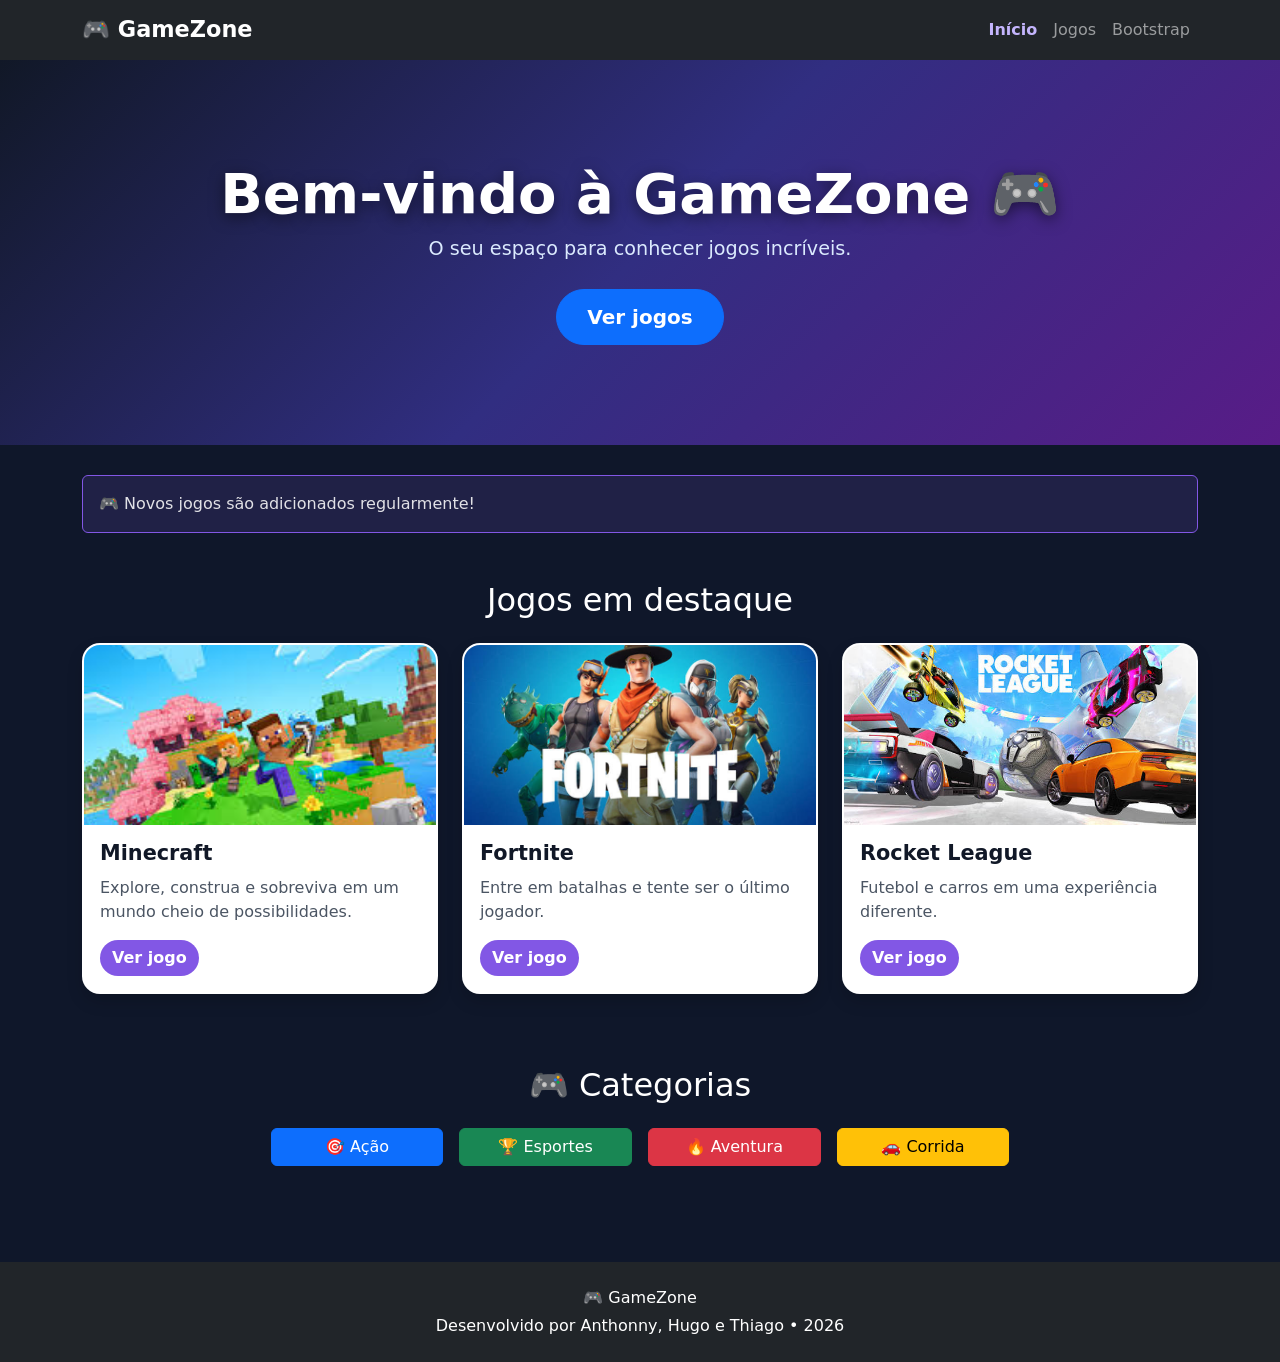
<file: index.html>
<!DOCTYPE html>
<html lang="pt-BR">

<head>
    <meta charset="UTF-8">

    <meta name="viewport" content="width=device-width, initial-scale=1.0">

    <title>GameZone</title>

    <!-- Bootstrap -->
    <link href="https://cdn.jsdelivr.net/npm/bootstrap@5.3.3/dist/css/bootstrap.min.css" rel="stylesheet">

    <!-- Nosso CSS -->
    <link rel="stylesheet" href="css/style.css">
</head>

<body>

    <!-- NAVBAR -->
    <nav class="navbar navbar-expand-lg navbar-dark bg-dark">
        <div class="container">

            <a class="navbar-brand fw-bold" href="index.html">
                🎮 GameZone
            </a>

            <button class="navbar-toggler" type="button"
                data-bs-toggle="collapse"
                data-bs-target="#menu">
                <span class="navbar-toggler-icon"></span>
            </button>

            <div class="collapse navbar-collapse" id="menu">

                <ul class="navbar-nav ms-auto">

                    <li class="nav-item">
                        <a class="nav-link active" href="index.html">
                            Início
                        </a>
                    </li>

                    <li class="nav-item">
                        <a class="nav-link" href="jogos.html">
                            Jogos
                        </a>
                    </li>

                    <li class="nav-item">
                        <a class="nav-link" href="bootstrap.html">
                            Bootstrap
                        </a>
                    </li>

                </ul>

            </div>
        </div>
    </nav>


    <!-- CONTEÚDO PRINCIPAL -->
    <main>

        <!-- HERO -->
        <section class="py-5 text-center">
            <div class="container">

                <h1 class="display-4 fw-bold">
                    Bem-vindo à GameZone 🎮
                </h1>

                <p class="lead">
                    O seu espaço para conhecer jogos incríveis.
                </p>

                <a href="jogos.html" class="btn btn-primary btn-lg">
                    Ver jogos
                </a>

            </div>
        </section>


        <!-- ALERT -->
<div class="container mb-4">

    <div class="alert alert-custom">
        🎮 Novos jogos são adicionados regularmente!
    </div>

</div>


        <!-- CARDS -->
        <section class="container py-4">

            <h2 class="text-center mb-4">
                Jogos em destaque
            </h2>

            <div class="row g-4">

                <!-- CARD 1 -->
                <div class="col-12 col-md-6 col-lg-4">
                    
                    <div class="card h-100 shadow">
                        
                        <img src="img/minecraft.jpg"
                             class="card-img-top"
                             alt="Minecraft">

                        <div class="card-body">

                            <h5 class="card-title">
                                Minecraft
                            </h5>

                            <p class="card-text">
                                Explore, construa e sobreviva
                                em um mundo cheio de possibilidades.
                            </p>

                            <a href="jogos.html" 
                               class="btn btn-roxo">
                                Ver jogo
                            </a>

                        </div>

                    </div>

                </div>


                <!-- CARD 2 -->
                <div class="col-12 col-md-6 col-lg-4">

                    <div class="card h-100 shadow">

                        <img src="img/fortnite.jpg"
                             class="card-img-top"
                             alt="Fortnite">

                        <div class="card-body">

                            <h5 class="card-title">
                                Fortnite
                            </h5>

                            <p class="card-text">
                                Entre em batalhas e tente
                                ser o último jogador.
                            </p>

                            <a href="jogos.html"
                               class="btn btn-roxo">
                                Ver jogo
                            </a>

                        </div>

                    </div>

                </div>


                <!-- CARD 3 -->
                <div class="col-12 col-md-6 col-lg-4">

                    <div class="card h-100 shadow">
                        
                         <img src="img/rocket-league.jpg"
                              class="card-img-top"
                              alt="Rocket League">

                        <div class="card-body">

                            <h5 class="card-title">
                                Rocket League
                            </h5>

                            <p class="card-text">
                                Futebol e carros em uma
                                experiência diferente.
                            </p>

                            <a href="jogos.html"
                               class="btn btn-roxo">
                                Ver jogo
                            </a>

                        </div>

                    </div>

                </div>

            </div>

        </section>
         <!-- CATEGORIAS -->

         <section class="container py-5">

    <h2 class="text-center mb-4">
        🎮 Categorias
    </h2>

    <div class="row g-3 justify-content-center">

        <div class="col-12 col-md-4 col-lg-2">
            <a href="jogos.html" class="btn btn-primary w-100">
                🎯 Ação
            </a>
        </div>

        <div class="col-12 col-md-4 col-lg-2">
            <a href="jogos.html" class="btn btn-success w-100">
                🏆 Esportes
            </a>
        </div>

        <div class="col-12 col-md-4 col-lg-2">
            <a href="jogos.html" class="btn btn-danger w-100">
                🔥 Aventura
            </a>
        </div>

        <div class="col-12 col-md-4 col-lg-2">
            <a href="jogos.html" class="btn btn-warning w-100">
                🚗 Corrida
            </a>
        </div>

    </div>

</section>

    </main>


    <!-- FOOTER -->
    <footer class="bg-dark text-white text-center py-4 mt-5">

        <div class="container">

            <p class="mb-1">
                🎮 GameZone
            </p>

            <p class="mb-0">
                Desenvolvido por Anthonny, Hugo e Thiago • 2026
            </p>

        </div>

    </footer>


    <!-- JavaScript do Bootstrap -->
    <script src="https://cdn.jsdelivr.net/npm/bootstrap@5.3.3/dist/js/bootstrap.bundle.min.js"></script>

</body>

</html>
</file>
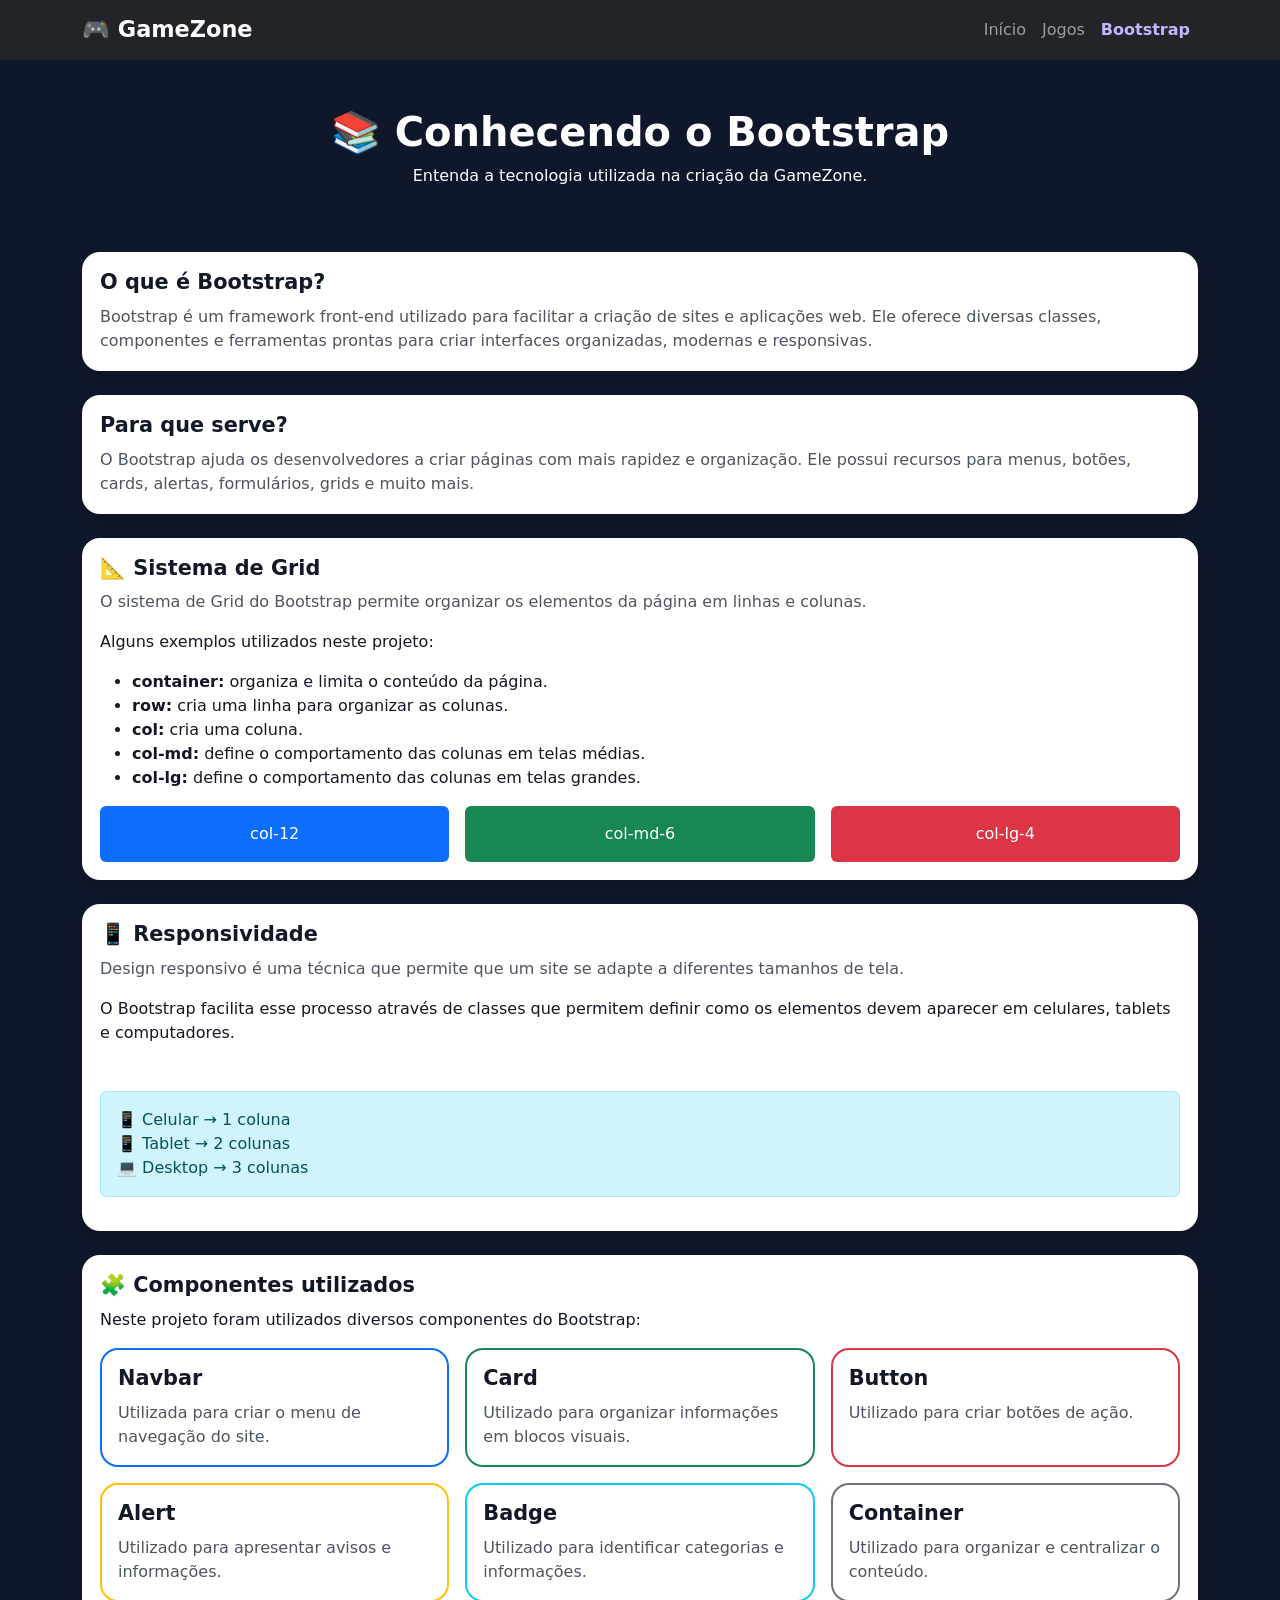
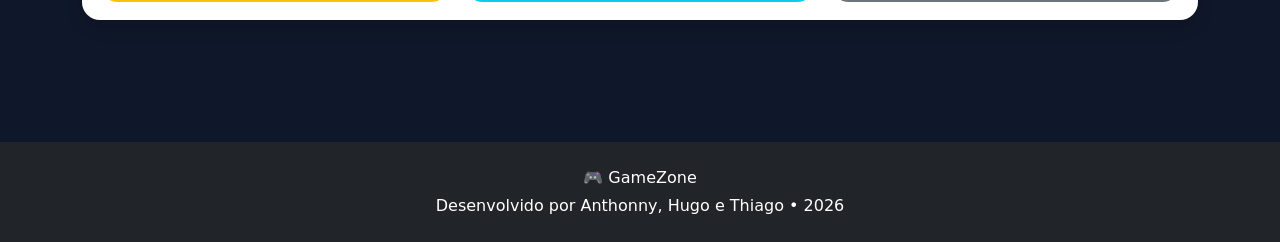
<file: bootstrap.html>
<!DOCTYPE html>
<html lang="pt-BR">

<head>

    <meta charset="UTF-8">

    <meta name="viewport" content="width=device-width, initial-scale=1.0">

    <title>GameZone - Bootstrap</title>

    <!-- Bootstrap -->
    <link href="https://cdn.jsdelivr.net/npm/bootstrap@5.3.3/dist/css/bootstrap.min.css" rel="stylesheet">

    <!-- CSS próprio -->
    <link rel="stylesheet" href="css/style.css">

</head>

<body>

    <!-- NAVBAR -->

    <nav class="navbar navbar-expand-lg navbar-dark bg-dark">

        <div class="container">

            <a class="navbar-brand fw-bold" href="index.html">
                🎮 GameZone
            </a>

            <button class="navbar-toggler"
                    type="button"
                    data-bs-toggle="collapse"
                    data-bs-target="#menu">

                <span class="navbar-toggler-icon"></span>

            </button>

            <div class="collapse navbar-collapse" id="menu">

                <ul class="navbar-nav ms-auto">

                    <li class="nav-item">
                        <a class="nav-link" href="index.html">
                            Início
                        </a>
                    </li>

                    <li class="nav-item">
                        <a class="nav-link" href="jogos.html">
                            Jogos
                        </a>
                    </li>

                    <li class="nav-item">
                        <a class="nav-link active" href="bootstrap.html">
                            Bootstrap
                        </a>
                    </li>

                </ul>

            </div>

        </div>

    </nav>


    <!-- TÍTULO -->

    <section class="py-5 text-center">

        <div class="container">

            <h1 class="fw-bold">
                📚 Conhecendo o Bootstrap
            </h1>

            <p>
                Entenda a tecnologia utilizada na criação da GameZone.
            </p>

        </div>

    </section>


    <!-- CONTEÚDO -->

    <main class="container pb-5">


        <!-- O QUE É -->

        <div class="card shadow mb-4">

            <div class="card-body">

                <h2 class="card-title">
                    O que é Bootstrap?
                </h2>

                <p class="card-text">

                    Bootstrap é um framework front-end utilizado
                    para facilitar a criação de sites e aplicações web.

                    Ele oferece diversas classes, componentes e
                    ferramentas prontas para criar interfaces
                    organizadas, modernas e responsivas.

                </p>

            </div>

        </div>


        <!-- PARA QUE SERVE -->

        <div class="card shadow mb-4">

            <div class="card-body">

                <h2 class="card-title">
                    Para que serve?
                </h2>

                <p class="card-text">

                    O Bootstrap ajuda os desenvolvedores a criar
                    páginas com mais rapidez e organização.

                    Ele possui recursos para menus, botões,
                    cards, alertas, formulários, grids e muito mais.

                </p>

            </div>

        </div>


        <!-- GRID -->

        <div class="card shadow mb-4">

            <div class="card-body">

                <h2 class="card-title">
                    📐 Sistema de Grid
                </h2>

                <p class="card-text">

                    O sistema de Grid do Bootstrap permite organizar
                    os elementos da página em linhas e colunas.

                </p>

                <p>
                    Alguns exemplos utilizados neste projeto:
                </p>

                <ul>

                    <li>
                        <strong>container:</strong>
                        organiza e limita o conteúdo da página.
                    </li>

                    <li>
                        <strong>row:</strong>
                        cria uma linha para organizar as colunas.
                    </li>

                    <li>
                        <strong>col:</strong>
                        cria uma coluna.
                    </li>

                    <li>
                        <strong>col-md:</strong>
                        define o comportamento das colunas em telas médias.
                    </li>

                    <li>
                        <strong>col-lg:</strong>
                        define o comportamento das colunas em telas grandes.
                    </li>

                </ul>


                <!-- EXEMPLO -->

                <div class="row g-3 text-center">

                    <div class="col-12 col-md-6 col-lg-4">

                        <div class="p-3 bg-primary text-white rounded">
                            col-12
                        </div>

                    </div>

                    <div class="col-12 col-md-6 col-lg-4">

                        <div class="p-3 bg-success text-white rounded">
                            col-md-6
                        </div>

                    </div>

                    <div class="col-12 col-md-6 col-lg-4">

                        <div class="p-3 bg-danger text-white rounded">
                            col-lg-4
                        </div>

                    </div>

                </div>

            </div>

        </div>


        <!-- RESPONSIVIDADE -->

        <div class="card shadow mb-4">

            <div class="card-body">

                <h2 class="card-title">
                    📱 Responsividade
                </h2>

                <p class="card-text">

                    Design responsivo é uma técnica que permite
                    que um site se adapte a diferentes tamanhos
                    de tela.

                </p>

                <p>

                    O Bootstrap facilita esse processo através
                    de classes que permitem definir como os
                    elementos devem aparecer em celulares,
                    tablets e computadores.

                </p>

                <div class="alert alert-info">

                    📱 Celular → 1 coluna<br>
                    📱 Tablet → 2 colunas<br>
                    💻 Desktop → 3 colunas

                </div>

            </div>

        </div>


        <!-- COMPONENTES -->

        <div class="card shadow mb-4">

            <div class="card-body">

                <h2 class="card-title">
                    🧩 Componentes utilizados
                </h2>

                <p>
                    Neste projeto foram utilizados diversos
                    componentes do Bootstrap:
                </p>

                <div class="row g-3">


                    <div class="col-12 col-md-6 col-lg-4">

                        <div class="card border-primary h-100">

                            <div class="card-body">

                                <h5 class="card-title">
                                    Navbar
                                </h5>

                                <p class="card-text">
                                    Utilizada para criar o menu
                                    de navegação do site.
                                </p>

                            </div>

                        </div>

                    </div>


                    <div class="col-12 col-md-6 col-lg-4">

                        <div class="card border-success h-100">

                            <div class="card-body">

                                <h5 class="card-title">
                                    Card
                                </h5>

                                <p class="card-text">
                                    Utilizado para organizar
                                    informações em blocos visuais.
                                </p>

                            </div>

                        </div>

                    </div>


                    <div class="col-12 col-md-6 col-lg-4">

                        <div class="card border-danger h-100">

                            <div class="card-body">

                                <h5 class="card-title">
                                    Button
                                </h5>

                                <p class="card-text">
                                    Utilizado para criar
                                    botões de ação.
                                </p>

                            </div>

                        </div>

                    </div>


                    <div class="col-12 col-md-6 col-lg-4">

                        <div class="card border-warning h-100">

                            <div class="card-body">

                                <h5 class="card-title">
                                    Alert
                                </h5>

                                <p class="card-text">
                                    Utilizado para apresentar
                                    avisos e informações.
                                </p>

                            </div>

                        </div>

                    </div>


                    <div class="col-12 col-md-6 col-lg-4">

                        <div class="card border-info h-100">

                            <div class="card-body">

                                <h5 class="card-title">
                                    Badge
                                </h5>

                                <p class="card-text">
                                    Utilizado para identificar
                                    categorias e informações.
                                </p>

                            </div>

                        </div>

                    </div>


                    <div class="col-12 col-md-6 col-lg-4">

                        <div class="card border-secondary h-100">

                            <div class="card-body">

                                <h5 class="card-title">
                                    Container
                                </h5>

                                <p class="card-text">
                                    Utilizado para organizar
                                    e centralizar o conteúdo.
                                </p>

                            </div>

                        </div>

                    </div>


                </div>

            </div>

        </div>


    </main>


    <!-- FOOTER -->

    <footer class="bg-dark text-white text-center py-4">

        <div class="container">

            <p class="mb-1">
                🎮 GameZone
            </p>

            <p class="mb-0">
                Desenvolvido por Anthonny, Hugo e Thiago • 2026
            </p>

        </div>

    </footer>


    <!-- Bootstrap JavaScript -->

    <script src="https://cdn.jsdelivr.net/npm/bootstrap@5.3.3/dist/js/bootstrap.bundle.min.js"></script>

</body>

</html>
</file>
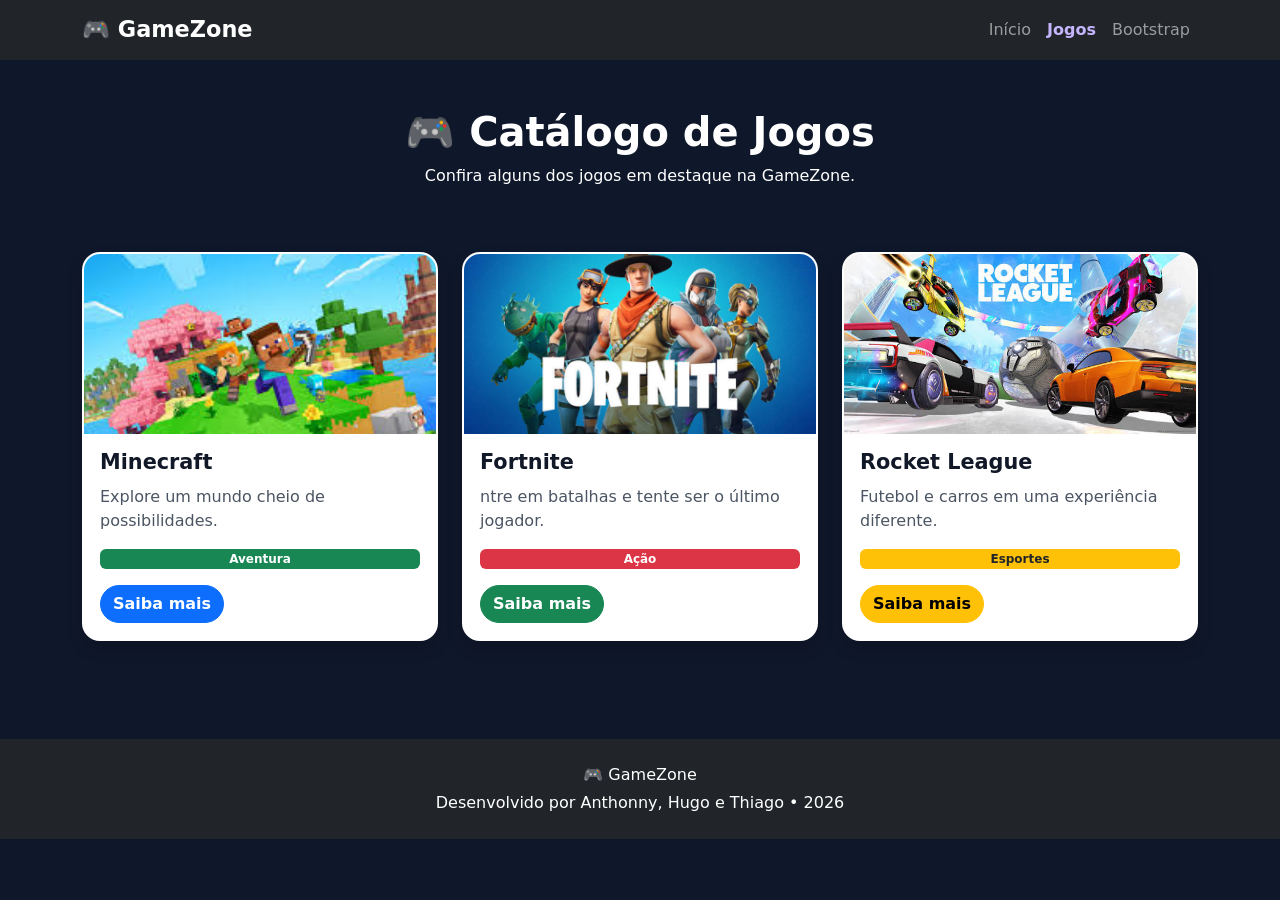
<file: jogos.html>
<!DOCTYPE html>
<html lang="pt-BR">

<head>
    <meta charset="UTF-8">

    <meta name="viewport" content="width=device-width, initial-scale=1.0">

    <title>GameZone - Jogos</title>

    <!-- Bootstrap -->
    <link href="https://cdn.jsdelivr.net/npm/bootstrap@5.3.3/dist/css/bootstrap.min.css" rel="stylesheet">

    <!-- CSS próprio -->
    <link rel="stylesheet" href="css/style.css">
</head>

<body>

    <!-- NAVBAR -->
    <nav class="navbar navbar-expand-lg navbar-dark bg-dark">

        <div class="container">

            <a class="navbar-brand fw-bold" href="index.html">
                🎮 GameZone
            </a>

            <button class="navbar-toggler"
                    type="button"
                    data-bs-toggle="collapse"
                    data-bs-target="#menu">

                <span class="navbar-toggler-icon"></span>

            </button>

            <div class="collapse navbar-collapse" id="menu">

                <ul class="navbar-nav ms-auto">

                    <li class="nav-item">
                        <a class="nav-link" href="index.html">
                            Início
                        </a>
                    </li>

                    <li class="nav-item">
                        <a class="nav-link active" href="jogos.html">
                            Jogos
                        </a>
                    </li>

                    <li class="nav-item">
                        <a class="nav-link" href="bootstrap.html">
                            Bootstrap
                        </a>
                    </li>

                </ul>

            </div>

        </div>

    </nav>


    <!-- TÍTULO -->

    <section class="py-5 text-center">

        <div class="container">

            <h1 class="fw-bold">
                🎮 Catálogo de Jogos
            </h1>

            <p>
                Confira alguns dos jogos em destaque na GameZone.
            </p>

        </div>

    </section>


    <!-- JOGOS -->

    <main class="container pb-5">

        <div class="row g-4">


            <!-- MINECRAFT -->

            <div class="col-12 col-md-6 col-lg-4">

                <div class="card h-100 shadow">

                    <img src="img/minecraft.jpg"
                         class="card-img-top"
                         alt="Minecraft">

                    <div class="card-body">

                        <h5 class="card-title">
                            Minecraft
                        </h5>

                        <p class="card-text">
                            Explore um mundo cheio de possibilidades.
                        </p>

                        <span class="badge bg-success mb-3">
                            Aventura
                        </span>

                        <button class="btn btn-primary">
                            Saiba mais
                        </button>

                    </div>

                </div>

            </div>


            <!-- FORTNITE -->
             
            <div class="col-12 col-md-6 col-lg-4">
                
                <div class="card h-100 shadow">
    
                    <img src="img/fortnite.jpg" class="card-img-top img-fluid" alt="Fortnite">
    
                    <div class="card-body d-flex flex-column">
      
                        <h5 class="card-title">
                            Fortnite
                        </h5>
      
                        <p class="card-text">
                           ntre em batalhas e tente ser o último jogador.
      
                        </p>
      
                        <span class="badge bg-danger mb-3">
                            Ação
                        </span>
      
                        <button class="btn btn-success mt-auto">
                            Saiba mais
                        </button>
    
                    </div>
  
                </div>

            </div>



            <!-- ROCKET LEAGUE -->

            <div class="col-12 col-md-6 col-lg-4">

                <div class="card h-100 shadow">

                    <img src="img/rocket-league.jpg"
                         class="card-img-top"
                         alt="Rocket League">

                    <div class="card-body">

                        <h5 class="card-title">
                            Rocket League
                        </h5>

                        <p class="card-text">
                            Futebol e carros em uma
                            experiência diferente.
                        </p>

                        <span class="badge bg-warning text-dark mb-3">
                            Esportes
                        </span>

                        <button class="btn btn-warning">
                            Saiba mais
                        </button>

                    </div>

                </div>

            </div>


        </div>

    </main>


    <!-- FOOTER -->

    <footer class="bg-dark text-white text-center py-4">

        <div class="container">

            <p class="mb-1">
                🎮 GameZone
            </p>

            <p class="mb-0">
                Desenvolvido por Anthonny, Hugo e Thiago • 2026
            </p>

        </div>

    </footer>


    <!-- Bootstrap JavaScript -->

    <script src="https://cdn.jsdelivr.net/npm/bootstrap@5.3.3/dist/js/bootstrap.bundle.min.js"></script>

</body>

</html>
</file>
<file: css/style.css>
/* =========================
   CONFIGURAÇÕES GERAIS
========================= */

body {
    background-color: #0f172a;
    color: #ffffff;
}


/* =========================
   HERO
========================= */

section:first-child {
    background: linear-gradient(135deg, #111827, #312e81, #581c87);
    padding: 100px 20px !important;
}

section:first-child h1 {
    color: #ffffff;
    font-size: 3.5rem;
}

section:first-child p {
    color: #dbeafe;
}


/* =========================
   ALERTA
========================= */

.alert {
    margin-top: 30px;
}

/* =========================
   TÍTULO DOS JOGOS
========================= */

h2 {
    color: #ffffff;
}


/* =========================
   CARDS
========================= */

.card {
    border: none;
    border-radius: 15px;
    overflow: hidden;
    transition: 0.3s;
    height: 100%;
}

.card:hover {
    transform: translateY(-8px);
    box-shadow: 0 15px 30px rgba(0, 0, 0, 0.4) !important;
}


/* Imagens dos Cards */

.card-img-top {
    height: 200px;
    object-fit: cover;
}


/* Conteúdo dos Cards */

.card-body {
    display: flex;
    flex-direction: column;
    color: #111827;
}

.card-title {
    font-weight: bold;
}

.card-body .btn {
    margin-top: auto;
    align-self: flex-start;
}


/* =========================
   FOOTER
========================= */

footer {
    margin-top: 50px;
}

/* =========================
   NAVBAR
========================= */

.navbar-brand {
    font-size: 1.4rem;
}

.navbar .nav-link {
    transition: 0.3s;
}

.navbar .nav-link:hover {
    color: #a78bfa !important;
}

.navbar .nav-link.active {
    color: #c4b5fd !important;
    font-weight: bold;
}

/* =========================
   HERO - ESTILO GAMER
========================= */

section:first-child h1 {
    text-shadow: 0 4px 15px rgba(0, 0, 0, 0.5);
}

section:first-child p {
    font-size: 1.2rem;
    margin-bottom: 25px;
}

/* Botão principal */
section:first-child .btn {
    padding: 12px 30px;
    border-radius: 50px;
    font-weight: bold;
    transition: 0.3s;
}

/* Efeito no botão */
section:first-child .btn:hover {
    transform: scale(1.08);
}

/* =========================
   CARDS - ESTILO GAMER
========================= */

.card {
    border-radius: 18px;
    overflow: hidden;
    border: 2px solid transparent;
    transition: all 0.3s ease;
}

/* Efeito ao passar o mouse */
.card:hover {
    transform: translateY(-10px);
    box-shadow: 0 15px 30px rgba(0, 0, 0, 0.5) !important;
    border-color: #8b5cf6;
}

/* Imagem */
.card-img-top {
    height: 210px;
    object-fit: cover;
    transition: 0.3s;
}

/* Zoom na imagem */
.card:hover .card-img-top {
    transform: scale(1.05);
}

/* Título */
.card-title {
    font-size: 1.3rem;
    margin-bottom: 10px;
}

/* Descrição */
.card-text {
    color: #4b5563;
}

/* Botões dos Cards */
.card .btn {
    border-radius: 50px;
    font-weight: bold;
}

/* =========================
   CATEGORIAS
========================= */

section .btn {
    transition: 0.3s;
}

section .btn:hover {
    transform: translateY(-3px);
}

/* 1. Ajuste do banner de aviso */
.alert-custom {
  background-color: rgba(130, 87, 229, 0.15);
  border: 1px solid #8257e5;
  color: #e1e1e6;
}

/* 2. Padronização da altura das imagens dos cards */
.card-img-top {
  height: 180px;
  object-fit: cover;
}

/* 3. Efeito de elevação (Hover) nos cards */
.card {
  transition: transform 0.2s ease, box-shadow 0.2s ease;
}

.card:hover {
  transform: translateY(-6px);
  box-shadow: 0 8px 20px rgba(130, 87, 229, 0.3);
}

/* 4. Espaçamento do rodapé */
footer {
  padding: 30px 0;
}

.alert-custom {
  background-color: rgba(130, 87, 229, 0.15);
  border: 1px solid #8257e5;
  color: #e1e1e6;
}

.btn-roxo {
  background-color: #8257e5;
  color: #ffffff;
  border: none;
}

.btn-roxo:hover {
  background-color: #996dff; /* Tom um pouco mais claro ao passar o mouse */
  color: #ffffff;
}
</file>
